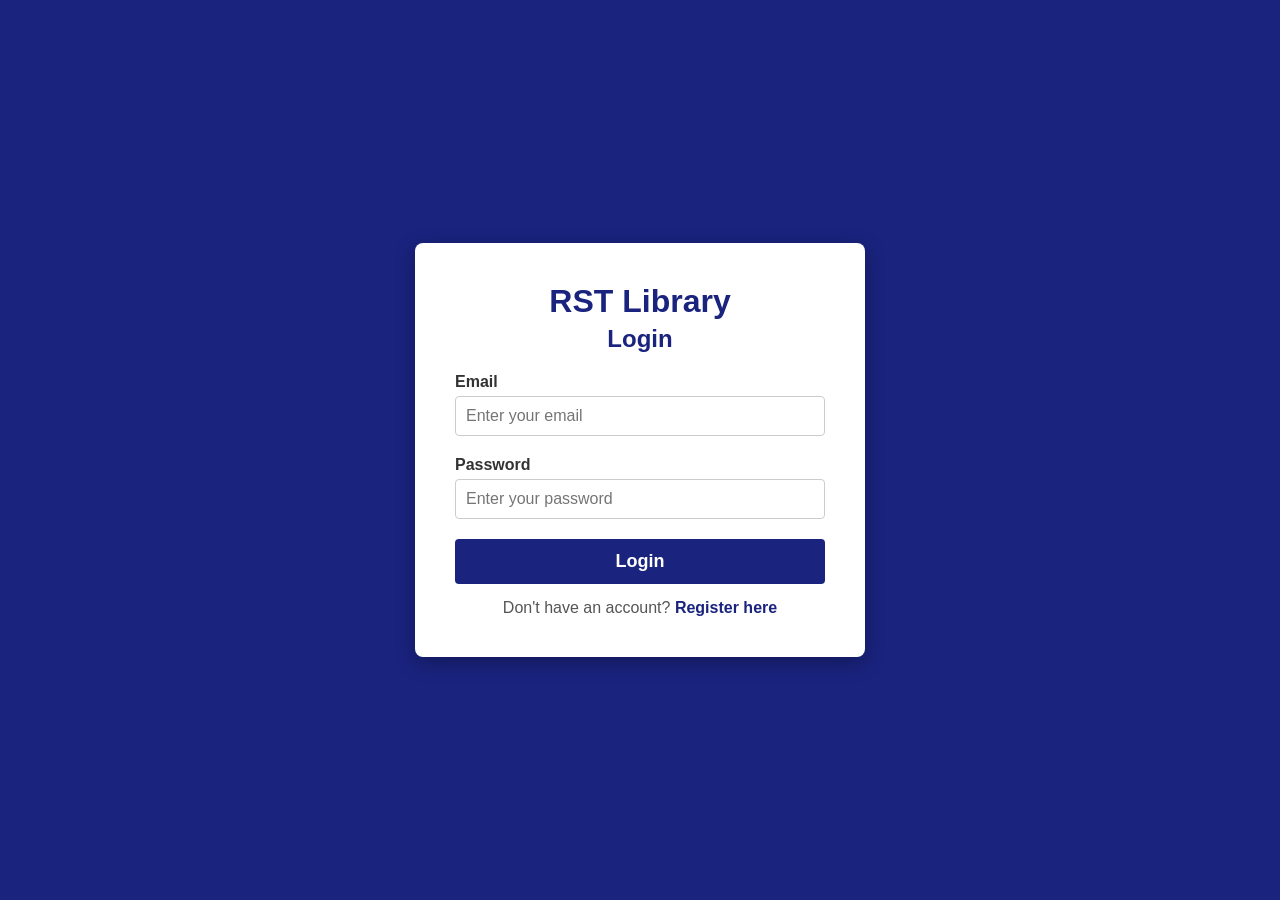
<file: index.html>
<!DOCTYPE html>
<html lang="en">
<head>
  <meta charset="UTF-8">
  <meta name="viewport" content="width=device-width, initial-scale=1.0">
  <title>RST Library - Login</title>
  <link rel="stylesheet" href="css/style.css">
</head>
<body class="auth-page">
  <div class="auth-container">
    <div class="auth-box">
      <h1>RST Library</h1>
      <h2>Login</h2>
      <form id="loginForm">
        <div class="form-group">
          <label for="email">Email</label>
          <input type="email" id="email" placeholder="Enter your email" required>
        </div>
        <div class="form-group">
          <label for="password">Password</label>
          <input type="password" id="password" placeholder="Enter your password" required>
        </div>
        <button type="submit" class="btn-primary">Login</button>
      </form>
      <p class="auth-link">Don't have an account? <a href="register.html">Register here</a></p>
    </div>
  </div>
  <script src="js/main.js"></script>
</body>
</html>
</file>
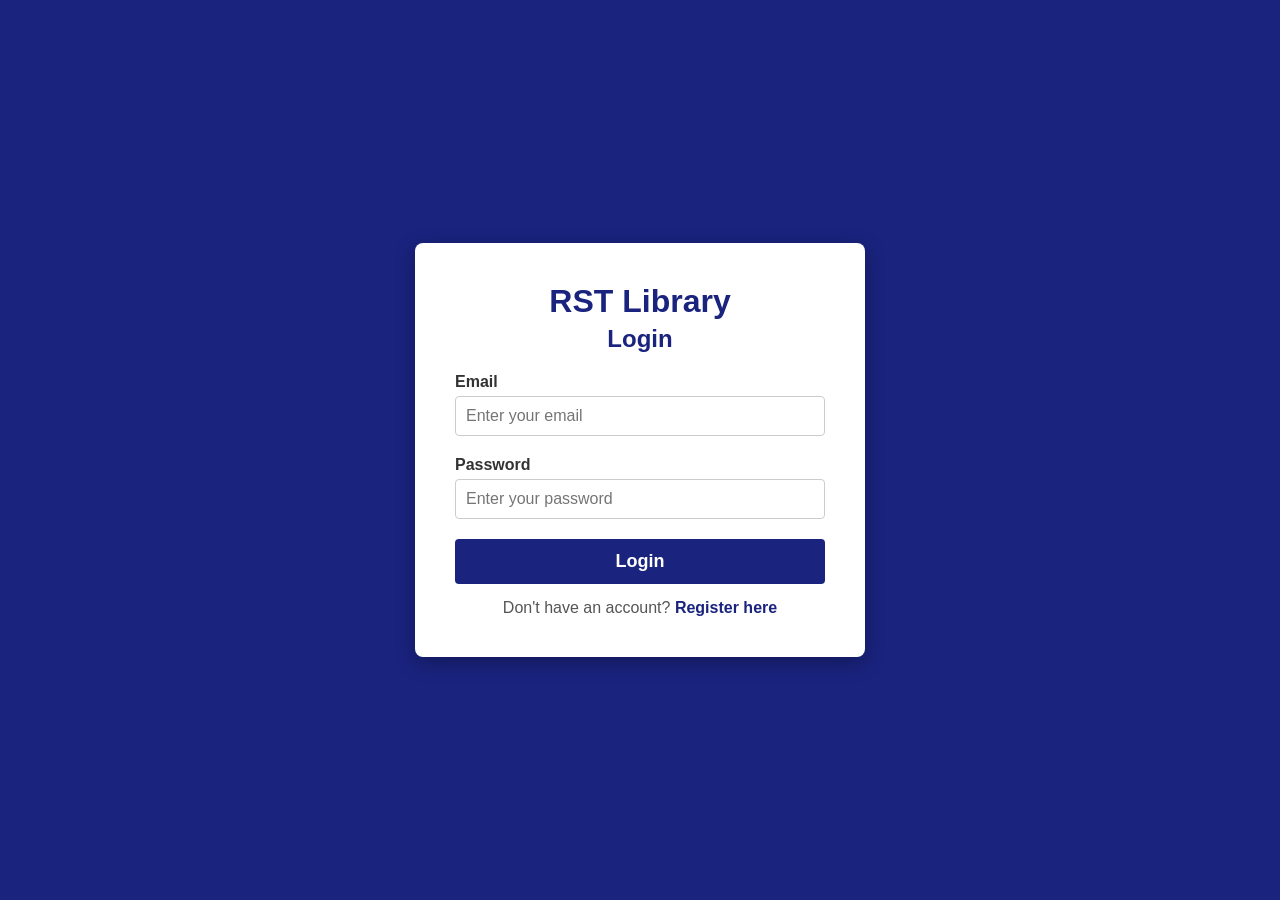
<file: complaints.html>
<!DOCTYPE html>
<html lang="en">
<head>
  <meta charset="UTF-8">
  <title>RST Library - Complaints</title>
  <link rel="stylesheet" href="css/style.css">
</head>
<body>
  <header class="navbar">
    <div class="nav-brand">RST Library</div>
    <nav class="nav-links">
      <a href="home.html">Home</a>
      <a href="books.html">Books</a>
      <a href="events.html">Events</a>
      <a href="favorites.html">Favorites</a>
      <a href="complaints.html" class="active">Complaints</a>
    </nav>
    <div class="nav-right">
      <span id="usernameDisplay">User</span>
      <button id="logoutBtn" class="btn-logout">Logout</button>
    </div>
  </header>

  <div class="search-bar-container">
    <input type="text" id="globalSearch" placeholder="Search books by title or author..." class="search-input">
    <button id="searchBtn" class="btn-search">Search</button>
  </div>

  <main class="container complaint-page">
    <h2>Submit Feedback / Complaint</h2>
    <form id="complaintForm">
      <div class="form-group">
        <label for="issueType">Issue Type</label>
        <select id="issueType" class="form-select" required>
          <option value="">Select type</option>
          <option value="Technical Issue">Technical Issue</option>
          <option value="Another issue type">Another issue type</option>
        </select>
      </div>
      <div class="form-group">
        <label for="complaintMessage">Message</label>
        <textarea id="complaintMessage" rows="5" placeholder="Describe your issue..." required></textarea>
      </div>
      <button type="submit" class="btn-primary">Submit Feedback</button>
    </form>
    <div class="contact-info">
      <h3>Contact Us</h3>
      <p>Email: library@rst.edu</p>
      <p>Phone: (555) 123-4567</p>
      <p>Working hours: Mon–Fri 8am – 8pm, Sat 10am – 4pm</p>
    </div>
  </main>

  <script src="js/main.js"></script>
</body>
</html>
</file>
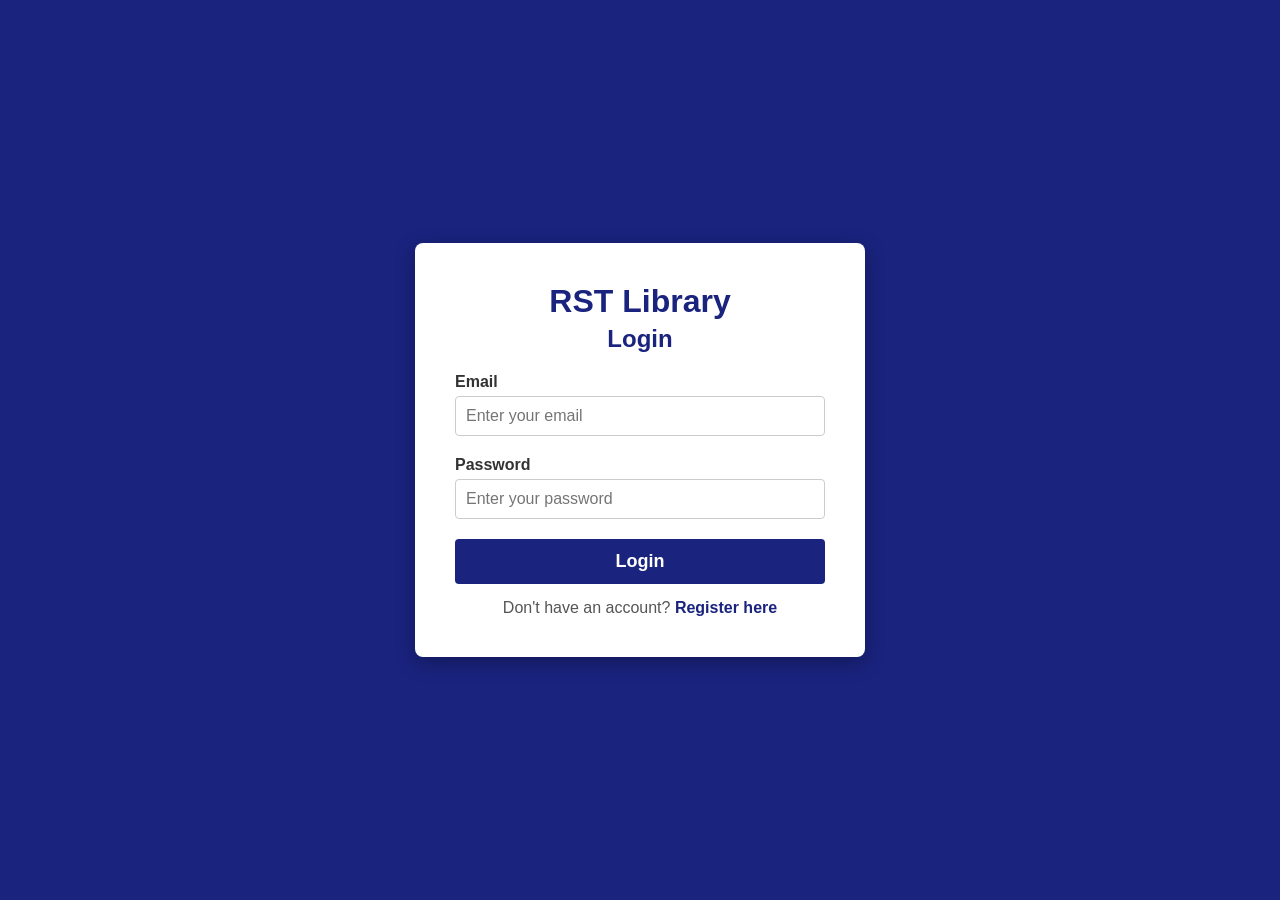
<file: home.html>
<!DOCTYPE html>
<html lang="en">
<head>
  <meta charset="UTF-8">
  <title>RST Library - Home</title>
  <link rel="stylesheet" href="css/style.css">
</head>
<body>
  <header class="navbar">
    <div class="nav-brand">RST Library</div>
    <nav class="nav-links">
      <a href="home.html" class="active">Home</a>
      <a href="books.html">Books</a>
      <a href="events.html">Events</a>
      <a href="favorites.html">Favorites</a>
      <a href="complaints.html">Complaints</a>
    </nav>
    <div class="nav-right">
      <span id="usernameDisplay">User</span>
      <button id="logoutBtn" class="btn-logout">Logout</button>
    </div>
  </header>

  <div class="search-bar-container">
    <input type="text" id="globalSearch" placeholder="Search books by title or author..." class="search-input">
    <button id="searchBtn" class="btn-search">Search</button>
  </div>

  <main class="container" id="homePage">
    <h2 id="welcomeMessage">Welcome, User!</h2>
    <section class="section">
      <h3>Recently Added Books</h3>
      <div id="recentBooks" class="book-grid"></div>
    </section>
    <section class="section">
      <h3>Upcoming Events</h3>
      <div id="upcomingEvents" class="event-grid"></div>
    </section>
  </main>

  <script src="js/main.js"></script>
</body>
</html>
</file>
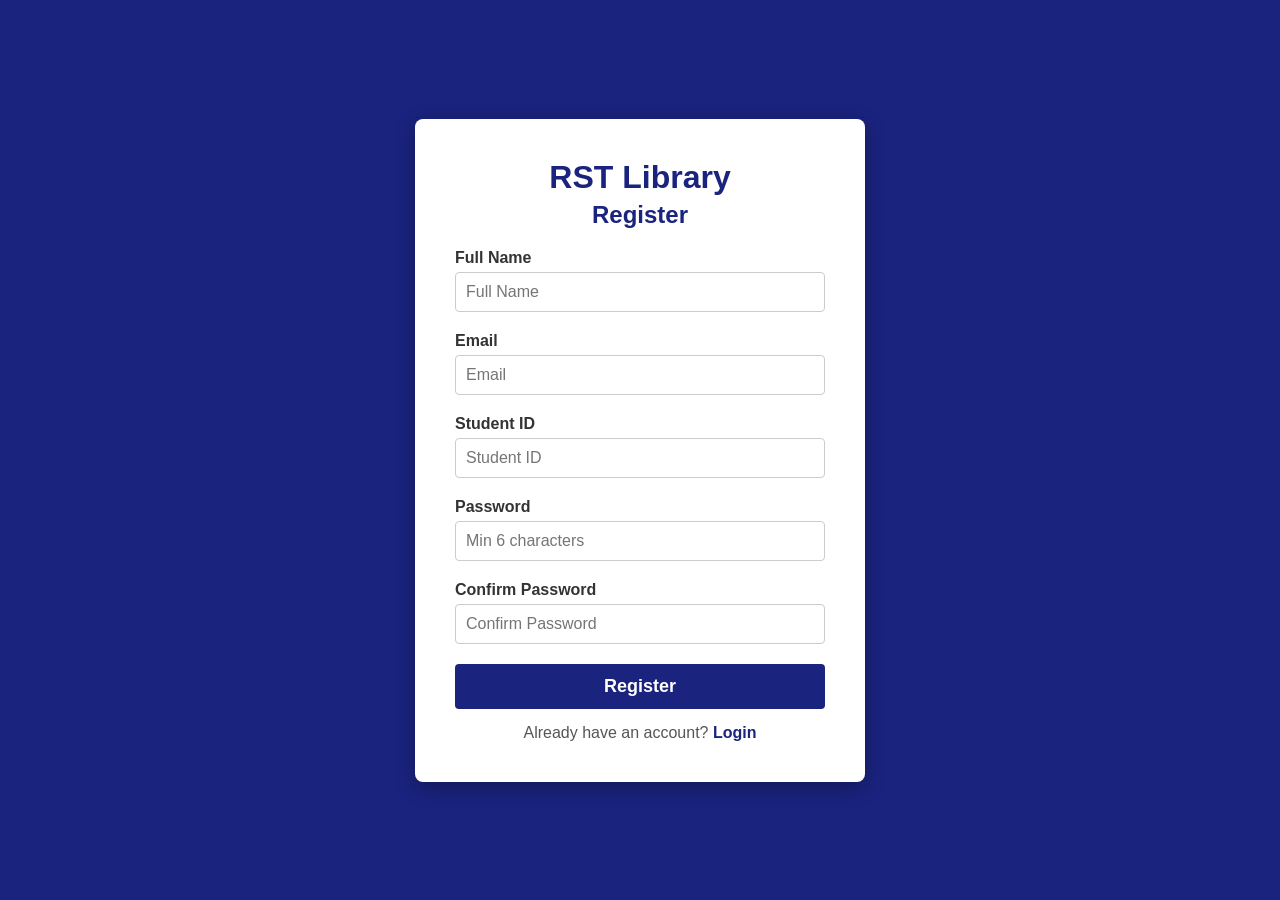
<file: register.html>
<!DOCTYPE html>
<html lang="en">
<head>
  <meta charset="UTF-8">
  <title>RST Library - Register</title>
  <link rel="stylesheet" href="css/style.css">
</head>
<body class="auth-page">
  <div class="auth-container">
    <div class="auth-box">
      <h1>RST Library</h1>
      <h2>Register</h2>
      <form id="registerForm">
        <div class="form-group">
          <label for="fullName">Full Name</label>
          <input type="text" id="fullName" placeholder="Full Name" required>
        </div>
        <div class="form-group">
          <label for="email">Email</label>
          <input type="email" id="email" placeholder="Email" required>
        </div>
        <div class="form-group">
          <label for="studentId">Student ID</label>
          <input type="text" id="studentId" placeholder="Student ID" required>
        </div>
        <div class="form-group">
          <label for="password">Password</label>
          <input type="password" id="password" placeholder="Min 6 characters" required minlength="6">
        </div>
        <div class="form-group">
          <label for="confirmPassword">Confirm Password</label>
          <input type="password" id="confirmPassword" placeholder="Confirm Password" required>
        </div>
        <button type="submit" class="btn-primary">Register</button>
      </form>
      <p class="auth-link">Already have an account? <a href="index.html">Login</a></p>
    </div>
  </div>
  <script src="js/main.js"></script>
</body>
</html>
</file>
<file: css/style.css>
/* ========= إعدادات عامة ========= */
* {
  margin: 0;
  padding: 0;
  box-sizing: border-box;
}

body {
  font-family: 'Segoe UI', Tahoma, Geneva, Verdana, sans-serif;
  background-color: #f5f5f5;
  color: #333;
  padding-top: 70px; /* مساحة للشريط العلوي الثابت */
}

/* صفحات المصادقة لا تحتاج مساحة علوية */
body.auth-page {
  padding-top: 0;
}

/* ========= شريط التنقل الثابت ========= */
.navbar {
  position: fixed;
  top: 0;
  left: 0;
  width: 100%;
  background-color: #1a237e;
  color: white;
  display: flex;
  align-items: center;
  justify-content: space-between;
  padding: 15px 30px;
  z-index: 1000;
  box-shadow: 0 2px 5px rgba(0,0,0,0.2);
}

.nav-brand {
  font-size: 1.5em;
  font-weight: bold;
  letter-spacing: 1px;
}

.nav-links {
  display: flex;
  gap: 25px;
}

.nav-links a {
  color: white;
  text-decoration: none;
  font-weight: 500;
  transition: color 0.2s;
}

.nav-links a:hover,
.nav-links a.active {
  color: #ffd54f;
}

.nav-right {
  display: flex;
  align-items: center;
  gap: 15px;
}

#usernameDisplay {
  font-weight: 600;
}

.btn-logout {
  background-color: #e53935;
  color: white;
  border: none;
  padding: 8px 15px;
  border-radius: 4px;
  cursor: pointer;
  font-weight: 600;
  transition: background 0.2s;
}

.btn-logout:hover {
  background-color: #c62828;
}

/* ========= شريط البحث العام ========= */
.search-bar-container {
  width: 90%;
  max-width: 600px;
  margin: 20px auto;
  display: flex;
  gap: 10px;
}

.search-input {
  flex: 1;
  padding: 10px 15px;
  border: 1px solid #ccc;
  border-radius: 20px;
  font-size: 16px;
}

.btn-search {
  padding: 10px 20px;
  background-color: #1a237e;
  color: white;
  border: none;
  border-radius: 20px;
  cursor: pointer;
  font-weight: bold;
}

.btn-search:hover {
  background-color: #283593;
}

/* ========= الحاوية الرئيسية ========= */
.container {
  width: 90%;
  max-width: 1200px;
  margin: 20px auto;
  background: white;
  padding: 25px;
  border-radius: 8px;
  box-shadow: 0 0 10px rgba(0,0,0,0.05);
}

h2, h3 {
  color: #1a237e;
  margin-bottom: 15px;
}

.section {
  margin-bottom: 30px;
}

/* ========= شبكة الكتب ========= */
.book-grid {
  display: grid;
  grid-template-columns: repeat(auto-fill, minmax(180px, 1fr));
  gap: 20px;
  margin-top: 20px;
}

.book-card {
  background-color: #fff;
  border: 1px solid #e0e0e0;
  border-radius: 8px;
  box-shadow: 0 2px 5px rgba(0,0,0,0.08);
  text-align: center;
  padding: 15px;
  transition: transform 0.2s, box-shadow 0.2s;
  display: flex;
  flex-direction: column;
  height: 100%;
}

.book-card:hover {
  transform: translateY(-3px);
  box-shadow: 0 4px 12px rgba(0,0,0,0.15);
}

.book-card img {
  width: 100%;
  height: 200px;
  object-fit: cover;
  border-radius: 4px;
  margin-bottom: 10px;
  background-color: #e0e0e0;
}

.book-card h4 {
  font-size: 16px;
  margin-bottom: 5px;
  color: #1a237e;
}

.book-card p {
  font-size: 14px;
  color: #666;
  margin-bottom: 10px;
}

.btn-fav, .btn-remove-fav {
  padding: 8px 12px;
  background-color: #1a237e;
  color: white;
  border: none;
  border-radius: 4px;
  cursor: pointer;
  font-size: 14px;
  margin-top: auto;
  transition: background 0.2s;
}

.btn-fav:hover {
  background-color: #283593;
}

.btn-remove-fav {
  background-color: #e53935;
}

.btn-remove-fav:hover {
  background-color: #c62828;
}

/* ========= شبكة الأحداث ========= */
.event-grid {
  display: grid;
  grid-template-columns: repeat(auto-fill, minmax(280px, 1fr));
  gap: 20px;
}

.event-card {
  background: #f9f9f9;
  border-left: 5px solid #1a237e;
  padding: 20px;
  border-radius: 6px;
  box-shadow: 0 1px 4px rgba(0,0,0,0.1);
}

.event-card h4 {
  margin-bottom: 8px;
  color: #1a237e;
}

.event-card p {
  font-size: 14px;
  margin-bottom: 10px;
  color: #555;
}

.btn-register {
  background-color: #1a237e;
  color: white;
  border: none;
  padding: 8px 16px;
  border-radius: 4px;
  cursor: pointer;
  font-weight: 600;
  transition: background 0.2s;
}

.btn-register:hover {
  background-color: #283593;
}

/* ========= فلتر الفئة ========= */
.filter-container {
  margin-bottom: 20px;
  display: flex;
  align-items: center;
  gap: 10px;
  flex-wrap: wrap;
}

.filter-container label {
  font-weight: 600;
  color: #1a237e;
}

.form-select {
  padding: 8px 12px;
  border: 1px solid #ccc;
  border-radius: 4px;
  font-size: 14px;
}

/* ========= صفحات المصادقة ========= */
.auth-container {
  display: flex;
  justify-content: center;
  align-items: center;
  min-height: 100vh;
  background-color: #1a237e;
}

.auth-box {
  background: white;
  padding: 40px;
  border-radius: 8px;
  box-shadow: 0 5px 20px rgba(0,0,0,0.3);
  width: 100%;
  max-width: 450px;
  text-align: center;
}

.auth-box h1 {
  color: #1a237e;
  margin-bottom: 5px;
}

.auth-box h2 {
  margin-bottom: 20px;
}

.form-group {
  margin-bottom: 20px;
  text-align: left;
}

.form-group label {
  display: block;
  margin-bottom: 5px;
  font-weight: 600;
  color: #333;
}

.form-group input,
.form-group select,
.form-group textarea {
  width: 100%;
  padding: 10px;
  border: 1px solid #ccc;
  border-radius: 4px;
  font-size: 16px;
}

.form-group textarea {
  resize: vertical;
  font-family: inherit;
}

.btn-primary {
  width: 100%;
  padding: 12px;
  background-color: #1a237e;
  color: white;
  border: none;
  border-radius: 4px;
  font-size: 18px;
  font-weight: bold;
  cursor: pointer;
  transition: background 0.2s;
}

.btn-primary:hover {
  background-color: #283593;
}

.auth-link {
  margin-top: 15px;
  color: #555;
}

.auth-link a {
  color: #1a237e;
  text-decoration: none;
  font-weight: bold;
}

/* ========= صفحة الشكاوى ========= */
.complaint-page form {
  max-width: 600px;
  margin-bottom: 30px;
}

.contact-info {
  background: #f0f0f0;
  padding: 20px;
  border-radius: 8px;
}

.contact-info h3 {
  margin-bottom: 10px;
}

/* ========= استجابة للأجهزة الصغيرة ========= */
@media (max-width: 768px) {
  .navbar {
    flex-direction: column;
    padding: 15px;
  }
  .nav-links {
    margin-top: 10px;
    gap: 15px;
  }
  .search-bar-container {
    flex-direction: column;
  }
  .book-grid {
    grid-template-columns: repeat(auto-fill, minmax(140px, 1fr));
  }
}
</file>
